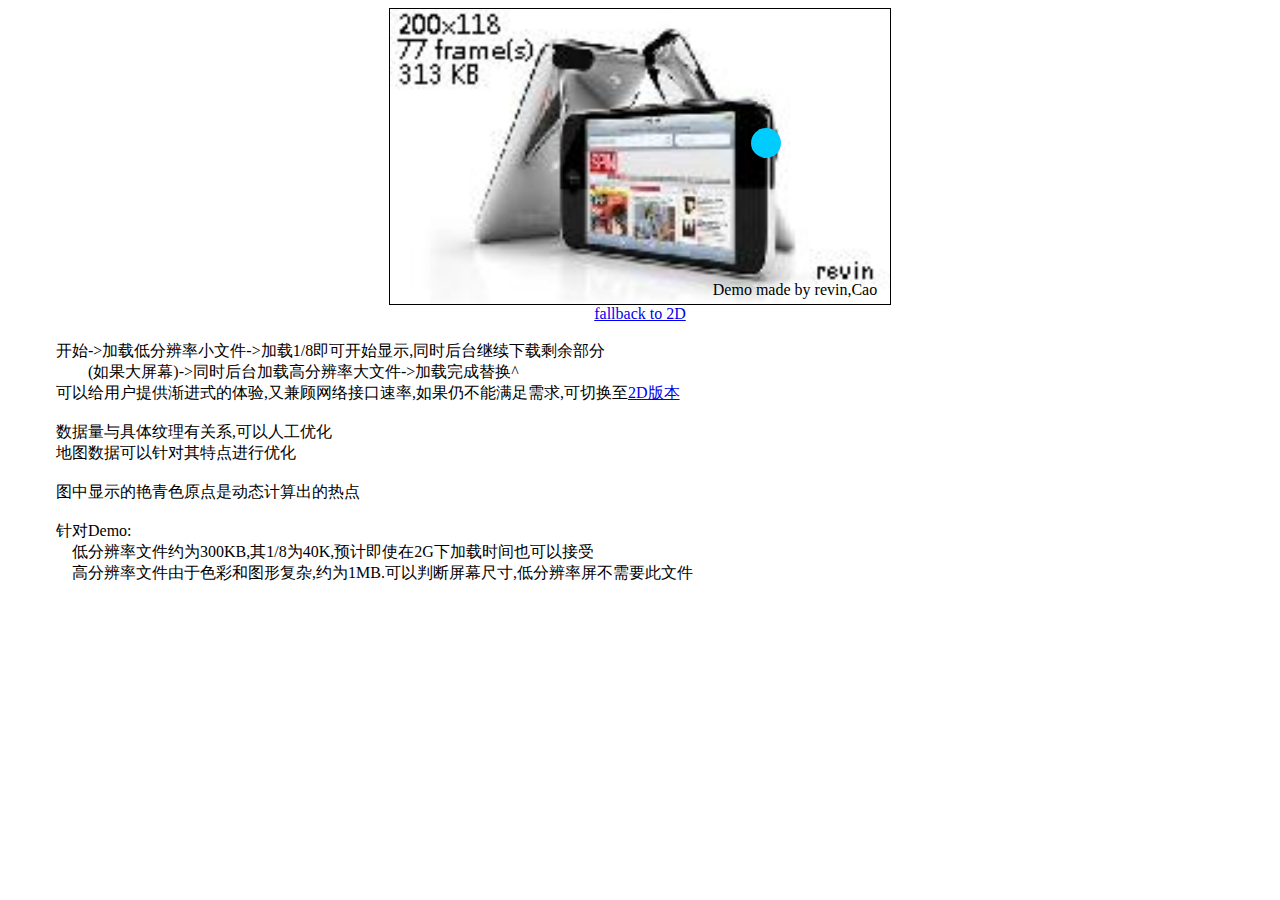
<file: html/R4/index.htm>
<html>
    <head>
        <meta name="viewport" content="width=device-width,user-scalable=no">

        <title>R4</title>
        <link rel="stylesheet" href="index.css">
    </head>

    <body>
        <div class="FPS"></div>
        <div class="ContainerMain">
            <div class="ViewMain"></div>
            <div class="TargetTest"></div>
            <div class="TM">Demo made by revin,Cao</div>
        </div>
        <a class="CLINK" href="/R1">fallback to 2D</a>
        <div class="Description">
            开始->加载低分辨率小文件->加载1/8即可开始显示,同时后台继续下载剩余部分
                    (如果大屏幕)->同时后台加载高分辨率大文件->加载完成替换^
            可以给用户提供渐进式的体验,又兼顾网络接口速率,如果仍不能满足需求,可切换至<a href="/R1">2D版本</a>

            数据量与具体纹理有关系,可以人工优化
            地图数据可以针对其特点进行优化

            图中显示的艳青色原点是动态计算出的热点

            针对Demo:
                低分辨率文件约为300KB,其1/8为40K,预计即使在2G下加载时间也可以接受
                高分辨率文件由于色彩和图形复杂,约为1MB.可以判断屏幕尺寸,低分辨率屏不需要此文件
        </div>
    </body>
    <script src="index.js"></script>
</html>
</file>
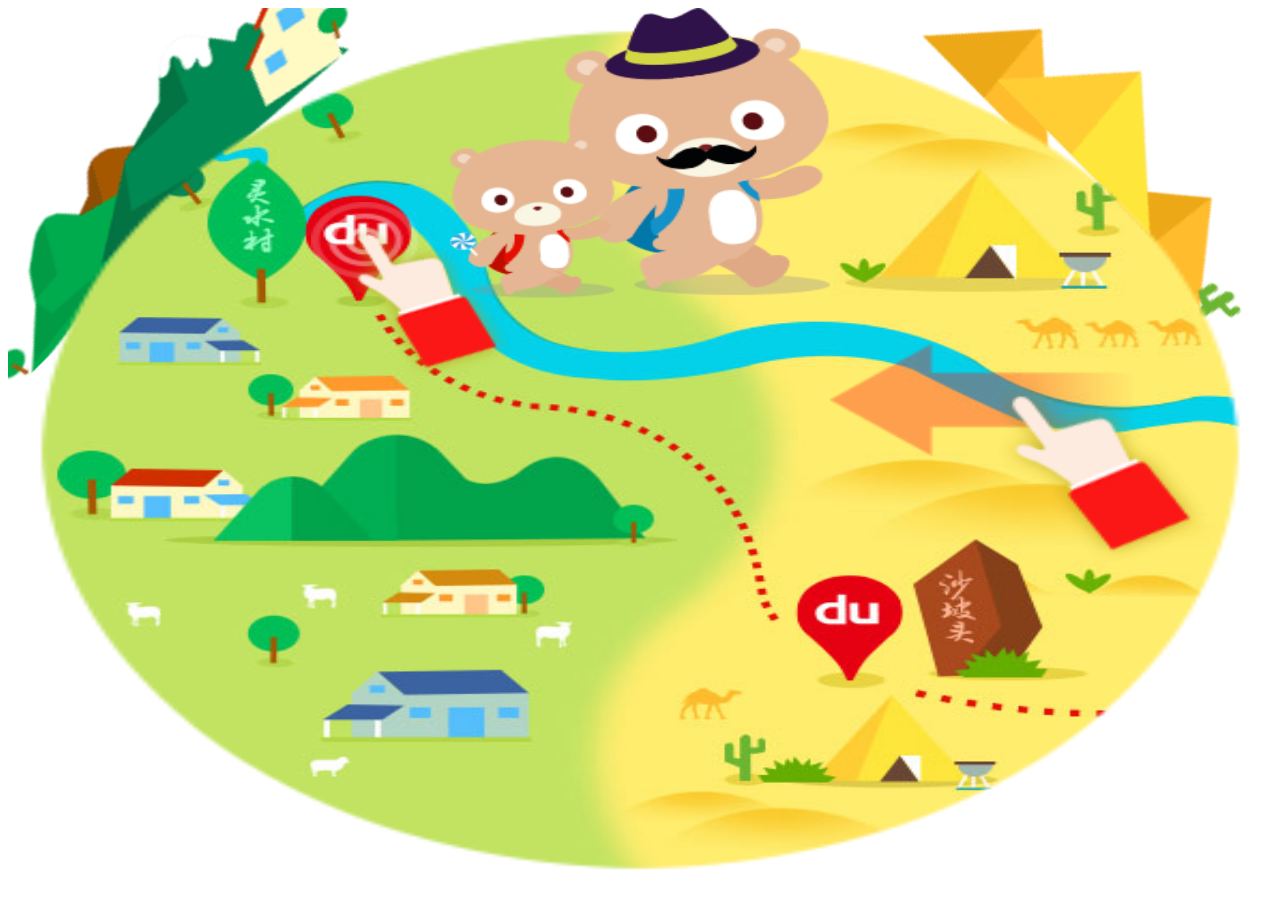
<file: html/R5/index.htm>
<html>
    <head>
        <meta name="viewport" content="width=device-width,user-scalable=no">
        <title>爸爸去哪</title>
        <link rel="stylesheet" href="index.css">
    </head>
    <body>
        <div id="MainMain">
            <div class="Snap1"></div>
            <div class="Snap2"></div>
            <div class="Scroller">
                <div class="Map"></div>
            </div>
            <div class="MaskFallback"></div>
            <div class="Bear"></div>
            <div class="BearParts"></div>
            <div class="Pointer"></div>
            <div class="Hint"></div>
            <div class="Hint2"></div>
            <div class="More"></div>
        </div>
    </body>
    <script src="index.js"></script>
</html>
</file>
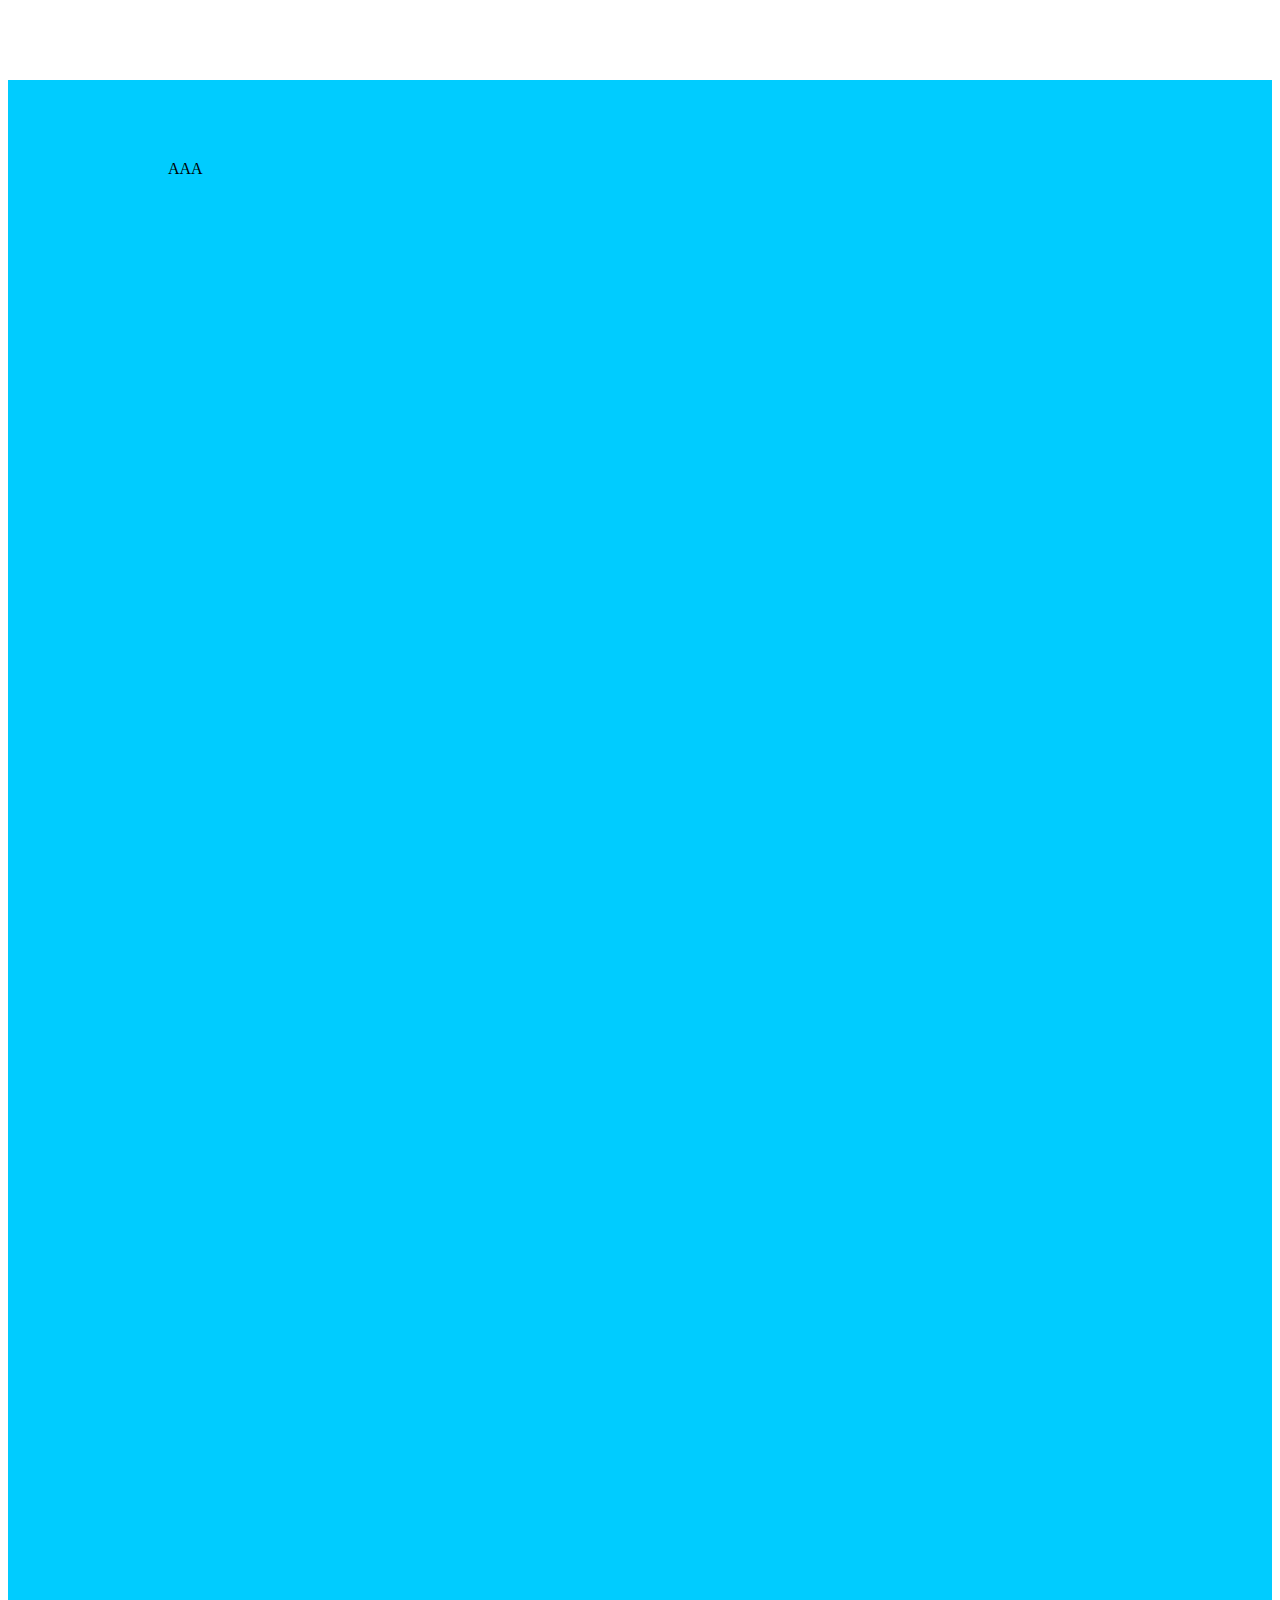
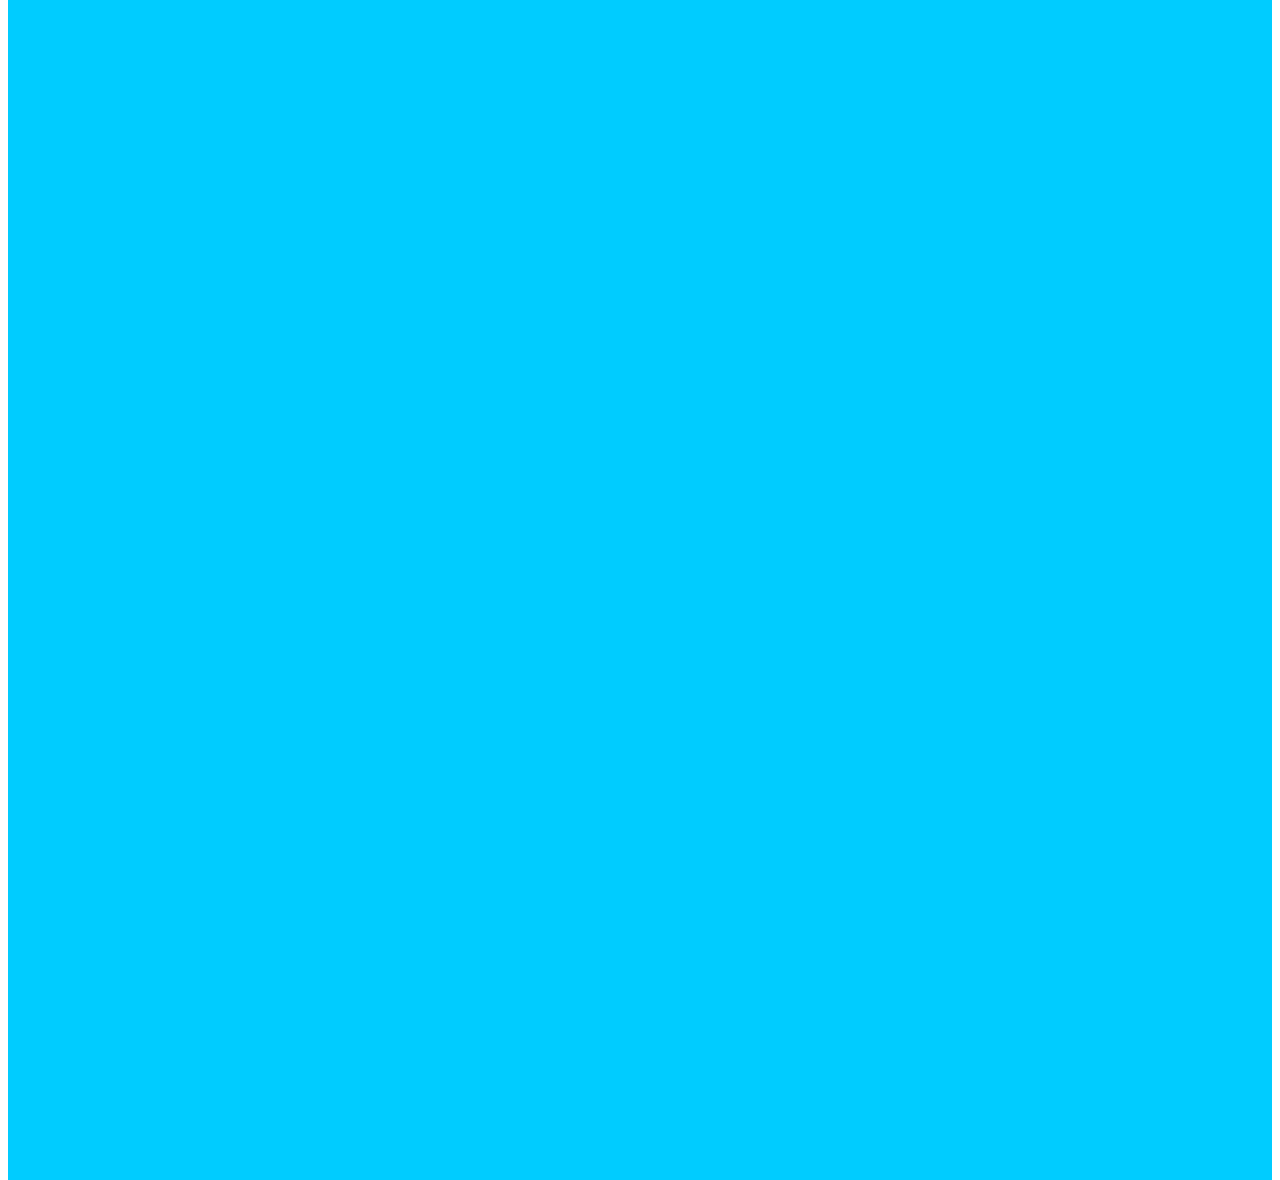
<file: html/test/index.htm>
<!doctype html>
<html style="height:300%;">
<head>
    <meta charset="UTF-8">
    <title>Test</title>
</head>
<body style="height:100%;">
    <div style="background:#0cf;width:100%;height:100%;">
        <div style="margin:80px">
            <div style="padding:80px;position:relative">
                <div id="AAA">AAA</div>
            </div>
        </div>
    </div>
</body>
<script>
    document.addEventListener("touchstart",function(ev){
        console.dir(ev);
    });
</script>
</html>
</file>
<file: html/R4/index.css>
.ContainerMain{
    -webkit-tap-highlight-color: transparent;
    margin: auto;
    position: relative;
    overflow: hidden;
    border: 1px solid #000;
}
.ViewMain{
    position: absolute;
    width: 100%;
    height: 100%;
    background-image: url(image.bin);
}
.TargetTest{
    position: absolute;
    display: none;
    border-radius: 15px;
    width: 30px;
    height: 30px;
    background: #0cf;
}
.TM{
    position: absolute;
    margin: 0.3em 0.8em;
    right: 0px;
    bottom: 0px;
    pointer-events: none;
}
.CLINK{
    display: block;
    text-align: center;
}
.Description{
    white-space: pre;
}
</file>
<file: html/R5/index.css>
/*FallbackUserClientKitttttttttttttty*/
#MainMain.FUCK{background-image:url(img/KCUF.png);}
#MainMain.FUCK *{display:none;}
#MainMain{
    position: relative;
    background-size: 100% 100%;
    width: 100%;
    height: 100%;
    /*border: 1px solid #000;*/
    margin: 0px auto;
    box-sizing: border-box;
    overflow: hidden;
}
#MainMain .Scroller{
    position: absolute;
    width: 100%;
    height: 100%;
    overflow: scroll;
}
#MainMain .MaskFallback{
    position: absolute;
    width: 100%;
    height: 100%;
    background-size: 100% 100%;
    pointer-events: none;
}
#MainMain .Pointer{
    position: absolute;
    background-image: url(img/Pointer.png);
    background-size: 100% 100%;
    width: 16%;
    height: 20%;
    pointer-events: none;
}
#MainMain .Hint{
    position: absolute;
    display: none;
    background-image: url(img/Hint.png);
    background-size: 100% 100%;
    left: 85%;
    top: 45%;
    width: 10%;
    height: 10%;
    pointer-events: none;
}
#MainMain .Hint2{
    position: absolute;
    background-image: url(img/Hint2.png);
    background-size: 100% 100%;
    left: 65%;
    top: 38%;
    width: 30%;
    height: 25%;
    pointer-events: none;
}
#MainMain .Map{
    position: absolute;
    background: url(img/Map.jpg);
    background-size: 100% 100%;
}
#MainMain .Snap1{
    position: absolute;
    background-repeat: no-repeat;
    pointer-events: none;
    background-image: url(img/Snap1.png);
}
#MainMain .Snap2{
    position: absolute;
    background-repeat: no-repeat;
    pointer-events: none;
    background-image: url(img/Snap2.png);
}
#MainMain .Bear{
    display: block;
    position: absolute;
    pointer-events: none;
    z-index: 2;
    background-image: url(img/Walkies.png);
}
#MainMain .BearParts{
    display: block;
    position: absolute;
    pointer-events: none;
    transform: translate(0px,-0.5px);
    -webkit-transform: translate(0px,-0.5px);
    z-index: 2;
    background-image: url(img/Walkies.png);
}
#MainMain .More{
    display: block;
    position: absolute;
    background-image: url(img/More.png);
    background-size: 100% 100%;
    width: 30.4%;
    height: 10.6%;
    right: 0%;
    bottom: 0%;
}
</file>
